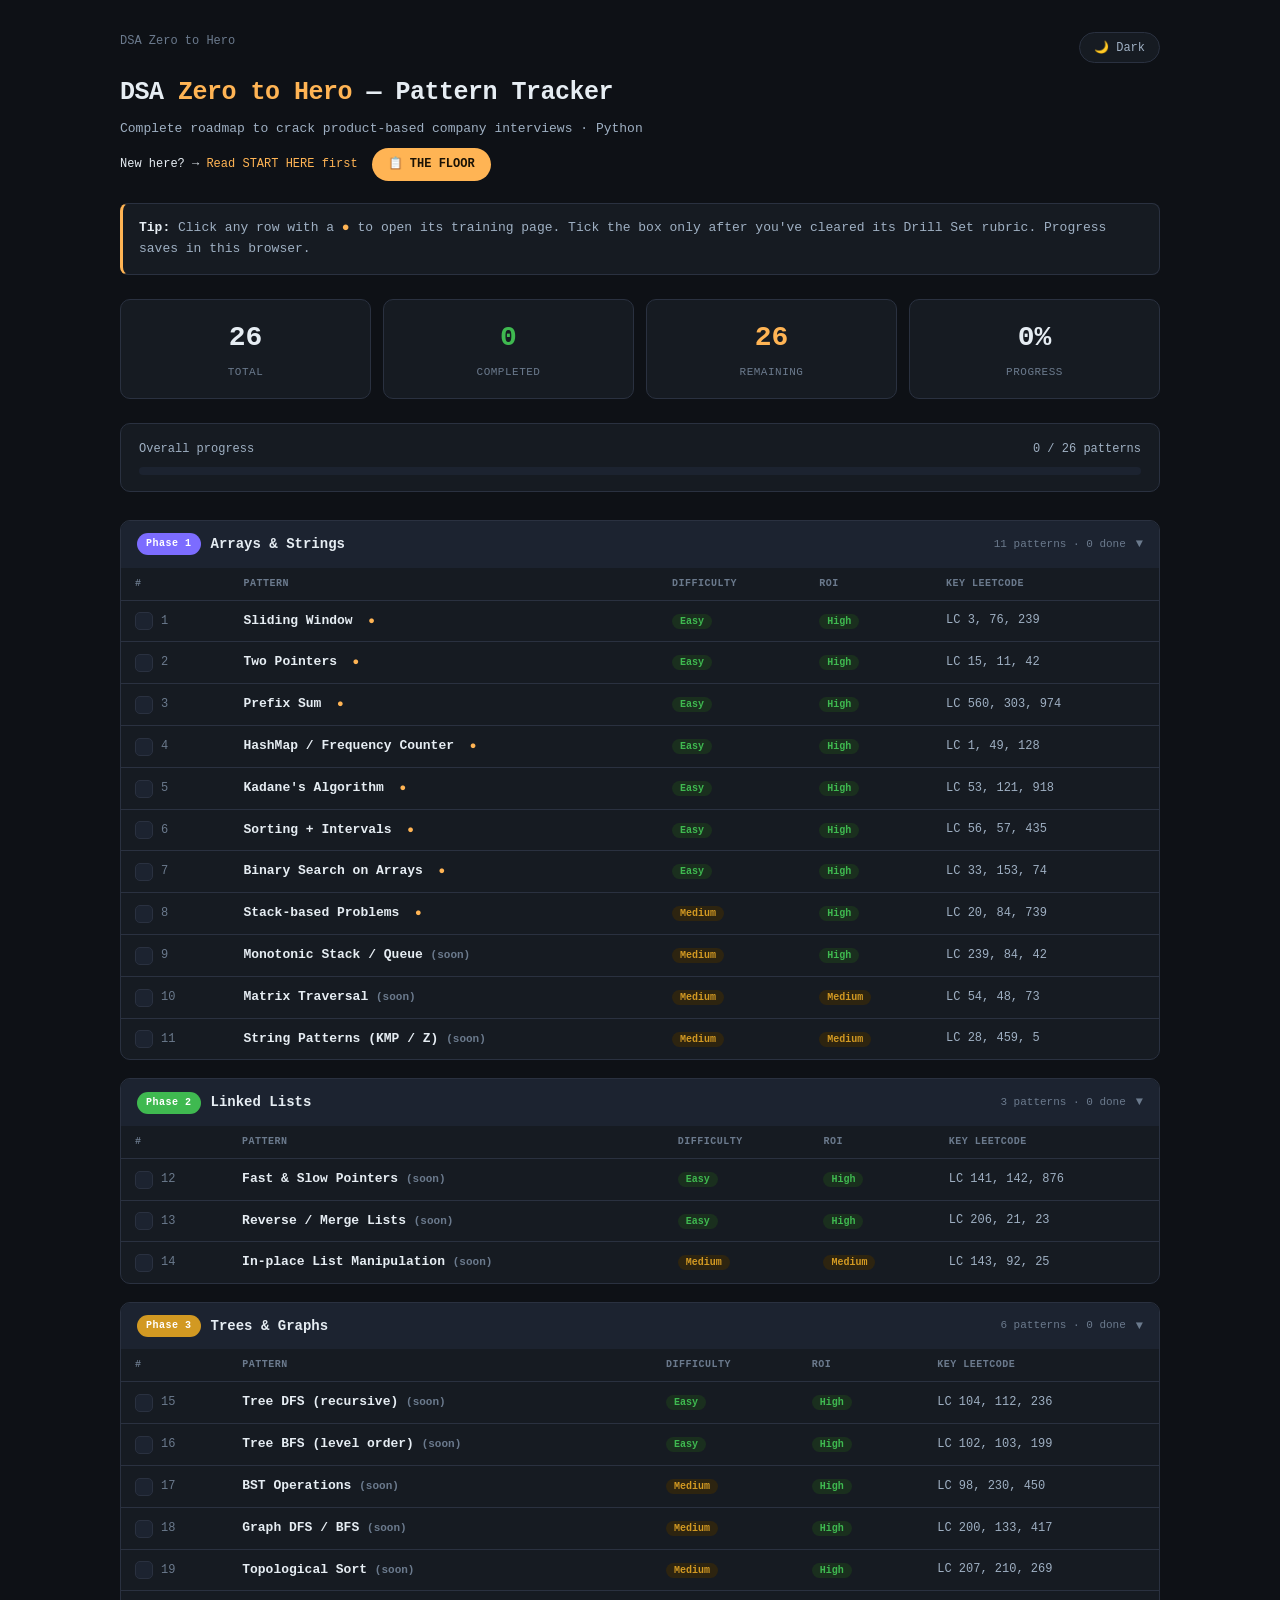
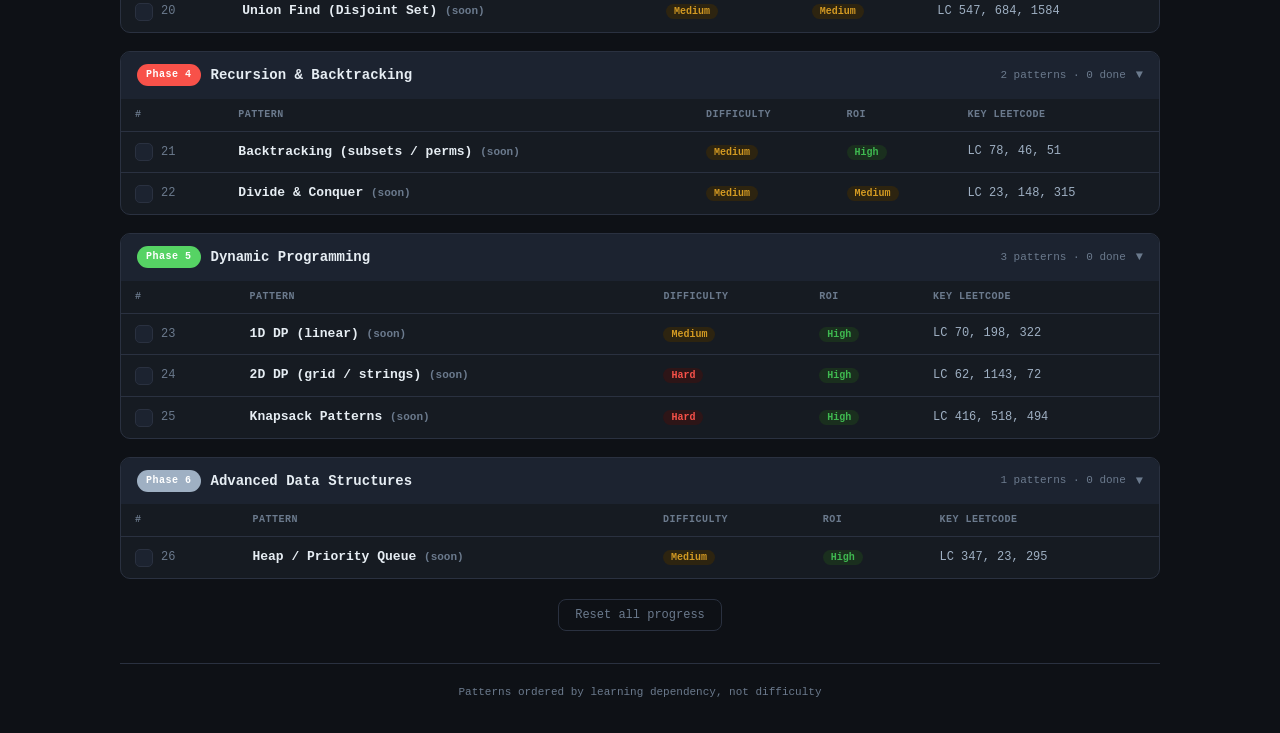
<file: index.html>
<!DOCTYPE html>
<html lang="en" data-theme="dark">
<head>
<meta charset="UTF-8">
<meta name="viewport" content="width=device-width, initial-scale=1.0">
<title>DSA Zero to Hero</title>
<link rel="stylesheet" href="assets/css/theme.css">
</head>
<body>
  <div id="app">
    <div class="locked"><div class="big">⏳</div><h2>Loading…</h2><p>If this stays here, you're opening the file directly. Run the local server instead — see README.md.</p></div>
  </div>

  <!-- order matters: data → app core → router → (patterns load on demand) -->
  <script src="data/patterns.js"></script>
  <script src="assets/js/app.js"></script>
  <script src="assets/js/router.js"></script>
</body>
</html>
</file>
<file: assets/css/theme.css>
/* ============================================================
   DSA Zero to Hero — Shared Theme & Components
   One stylesheet for the whole app. Every pattern uses these.
   ============================================================ */

:root[data-theme="dark"]{
  --bg:#0e1116; --panel:#161b22; --panel-2:#1c2330; --border:#2a3140;
  --text:#e6edf3; --text-2:#9fb0c3; --text-3:#6b7a8d;
  --accent:#ffb454; --green:#3fb950; --purple:#7c6cff;
  --cell:#1c2330; --left:#7c6cff; --right:#3fb950; --win:#1f6feb; --best:#d29922;
  --c-win:#13294b; --c-left:#241f4d; --c-right:#13301c; --c-best:#322611;
  --code-bg:#0a0d12; --kw:#ff7b72; --fn:#d2a8ff; --st:#a5d6ff; --cm:#6b7a8d;
  --easy-b:#1a2f1e; --med-b:#2d2410; --hard-b:#2d1517;
  --easy:#3fb950; --med:#d29922; --hard:#f85149; --done:#7c6cff;
}
:root[data-theme="light"]{
  --bg:#f7f8fa; --panel:#ffffff; --panel-2:#eef1f5; --border:#d8dee6;
  --text:#1c2330; --text-2:#4a5568; --text-3:#8a96a5;
  --accent:#c47d1a; --green:#1a7f37; --purple:#5a4ce0;
  --cell:#eef1f5; --left:#5a4ce0; --right:#1a7f37; --win:#0969da; --best:#9a6700;
  --c-win:#ddf0ff; --c-left:#eae7fc; --c-right:#e6f4ea; --c-best:#fdf3d8;
  --code-bg:#f3f4f7; --kw:#cf222e; --fn:#8250df; --st:#0a3069; --cm:#8a96a5;
  --easy-b:#e6f4ea; --med-b:#fdf3d8; --hard-b:#fce8e8;
  --easy:#1a7f37; --med:#9a6700; --hard:#cf222e; --done:#5a4ce0;
}

*{box-sizing:border-box;margin:0;padding:0}
body{
  font-family:'SF Mono',ui-monospace,'Cascadia Code','Fira Code',Menlo,monospace;
  background:var(--bg);color:var(--text);line-height:1.6;
  padding:32px 20px;max-width:1080px;margin:0 auto;
  transition:background .25s,color .25s;
}

/* ---- Top bar ---- */
.topbar{display:flex;justify-content:space-between;align-items:flex-start;gap:16px;margin-bottom:10px}
.crumb{font-size:12px;color:var(--text-3)}
.crumb a{color:var(--accent);text-decoration:none}
.crumb a:hover{text-decoration:underline}
.theme-btn{font-family:inherit;font-size:12px;padding:7px 14px;border-radius:20px;border:1px solid var(--border);background:var(--panel);color:var(--text-2);cursor:pointer;display:flex;align-items:center;gap:7px;white-space:nowrap}
.theme-btn:hover{border-color:var(--accent);color:var(--accent)}

/* ---- Headings ---- */
h1{font-size:25px;font-weight:700;letter-spacing:-.5px;margin-bottom:6px}
h1 .accent{color:var(--accent)} h1 .pat{color:var(--purple)}
.tagline,.sub{color:var(--text-2);font-size:13px;margin-bottom:8px}
.sec-title{font-size:16px;font-weight:600;margin-bottom:6px}
.sec-desc{font-size:13px;color:var(--text-2);margin-bottom:18px}

/* ---- Pills / badges ---- */
.meta-row{display:flex;gap:8px;flex-wrap:wrap;margin-bottom:24px}
.pill{font-size:11px;padding:4px 11px;border-radius:20px;font-weight:600}
.pill.e{background:var(--easy-b);color:var(--green)}
.pill.tc{background:var(--panel-2);color:var(--text-2)}
.badge{font-size:10px;padding:2px 8px;border-radius:20px;font-weight:600}
.badge.e{background:var(--easy-b);color:var(--easy)}
.badge.m{background:var(--med-b);color:var(--med)}
.badge.h{background:var(--hard-b);color:var(--hard)}
.badge.roi-h{background:var(--easy-b);color:var(--easy)}
.badge.roi-m{background:var(--med-b);color:var(--med)}

/* ---- Cards / summary ---- */
.summary{display:grid;grid-template-columns:repeat(auto-fit,minmax(120px,1fr));gap:12px;margin-bottom:24px}
.card{background:var(--panel);border:1px solid var(--border);border-radius:10px;padding:16px;text-align:center}
.card .val{font-size:28px;font-weight:700}
.card .lbl{font-size:11px;color:var(--text-3);margin-top:4px;text-transform:uppercase;letter-spacing:.5px}
.note{background:var(--panel);border:1px solid var(--border);border-left:3px solid var(--accent);border-radius:8px;padding:14px 16px;font-size:13px;color:var(--text-2);margin-bottom:24px}
.note b{color:var(--text)}

/* ---- Progress bar ---- */
.pbar-wrap{background:var(--panel);border:1px solid var(--border);border-radius:10px;padding:16px 18px;margin-bottom:28px}
.pbar-top{display:flex;justify-content:space-between;font-size:12px;color:var(--text-2);margin-bottom:8px}
.pbar{height:8px;background:var(--panel-2);border-radius:4px;overflow:hidden}
.pfill{height:100%;background:linear-gradient(90deg,var(--green),#56d364);border-radius:4px;transition:width .4s}

/* ---- Phase blocks (tracker) ---- */
.phase{margin-bottom:18px;border:1px solid var(--border);border-radius:10px;overflow:hidden;background:var(--panel)}
.ph-head{display:flex;align-items:center;gap:10px;padding:12px 16px;background:var(--panel-2);cursor:pointer;user-select:none}
.ph-head:hover{opacity:.92}
.ph-badge{font-size:10px;font-weight:700;padding:3px 9px;border-radius:20px;background:var(--done);color:#fff;letter-spacing:.5px}
.ph-title{font-size:14px;font-weight:600;flex:1}
.ph-meta{font-size:11px;color:var(--text-3)}
.ph-arrow{color:var(--text-3);transition:transform .2s;font-size:12px}
.phase.collapsed .ph-arrow{transform:rotate(-90deg)}
.phase.collapsed table{display:none}

/* ---- Tables ---- */
table{width:100%;border-collapse:collapse}
th{font-size:10px;font-weight:600;color:var(--text-3);text-align:left;padding:8px 14px;border-bottom:1px solid var(--border);text-transform:uppercase;letter-spacing:.5px}
td{font-size:13px;padding:10px 14px;border-bottom:1px solid var(--border);vertical-align:middle}
tr:last-child td{border-bottom:none}
tr:hover td{background:var(--panel-2)}
tr.done td{color:var(--text-3)}
tr.done .pname{text-decoration:line-through;opacity:.65}
.pname{font-weight:600}
.lc{font-size:12px;color:var(--text-2)}
.num{color:var(--text-3);font-size:12px;margin-left:8px}
.row-link{cursor:pointer}
.row-link:hover .pname{color:var(--accent)}

/* ---- Checkboxes ---- */
.chk{width:18px;height:18px;border:1.5px solid var(--border);border-radius:5px;display:inline-flex;align-items:center;justify-content:center;cursor:pointer;font-size:11px;color:transparent;transition:all .15s;background:var(--panel-2)}
.chk.on{background:var(--green);border-color:var(--green);color:#fff}

/* ---- Tabs ---- */
.tabs{display:flex;gap:6px;flex-wrap:wrap;margin-bottom:22px;border-bottom:1px solid var(--border)}
.tab{padding:9px 15px;font-family:inherit;font-size:13px;background:transparent;border:none;color:var(--text-3);cursor:pointer;border-bottom:2px solid transparent;margin-bottom:-1px}
.tab.active{color:var(--accent);border-bottom-color:var(--accent)}
.tab:hover{color:var(--text)}
.panel{display:none}.panel.active{display:block}

/* ---- Visualizer ---- */
.legend{display:flex;gap:14px;flex-wrap:wrap;font-size:12px;color:var(--text-2);margin-bottom:16px}
.lg{display:flex;align-items:center;gap:6px}
.sw{width:13px;height:13px;border-radius:3px;display:inline-block}
.arr{display:flex;gap:5px;margin:18px 0}
.cell{flex:1;min-width:32px;height:50px;background:var(--cell);border:1px solid var(--border);border-radius:7px;display:flex;flex-direction:column;align-items:center;justify-content:center;font-size:14px;font-weight:600;transition:all .25s}
.cell .ix{font-size:10px;color:var(--text-3);font-weight:400}
.cell.win{background:var(--c-win);border-color:var(--win)}
.cell.left{background:var(--c-left);border-color:var(--left)}
.cell.right{background:var(--c-right);border-color:var(--right)}
.cell.best{background:var(--c-best);border-color:var(--best)}
.info{font-size:13px;color:var(--text-2);background:var(--panel);border:1px solid var(--border);border-radius:8px;padding:12px 14px;min-height:46px;margin-bottom:14px}
.info b{color:var(--text)}
.stats{display:grid;grid-template-columns:repeat(auto-fit,minmax(110px,1fr));gap:10px;margin-bottom:16px}
.stat{background:var(--panel);border:1px solid var(--border);border-radius:8px;padding:11px 13px}
.stat .l{font-size:11px;color:var(--text-3);margin-bottom:3px}
.stat .v{font-size:19px;font-weight:700}
.ctrls{display:flex;gap:10px;flex-wrap:wrap;margin-bottom:20px}
button.act{font-family:inherit;font-size:13px;padding:9px 18px;border-radius:8px;border:1px solid var(--border);background:var(--panel-2);color:var(--text);cursor:pointer}
button.act:hover{border-color:var(--accent);color:var(--accent)}
button.act.primary{background:var(--accent);color:#1a1205;border-color:var(--accent);font-weight:600}

/* ---- Code blocks ---- */
pre{background:var(--code-bg);border:1px solid var(--border);border-radius:8px;padding:16px;overflow-x:auto;font-size:12.5px;line-height:1.7;margin-bottom:16px}
.kw{color:var(--kw)}.fn{color:var(--fn)}.st{color:var(--st)}.cm{color:var(--cm)}

/* ---- Tips / key points ---- */
.tip{background:var(--panel);border:1px solid var(--border);border-left:3px solid var(--accent);border-radius:8px;padding:13px 15px;font-size:13px;color:var(--text-2);margin-bottom:16px}
.tip b{color:var(--text)}
.keypts{list-style:none}
.keypts li{font-size:13px;color:var(--text-2);padding:9px 0 9px 22px;border-bottom:1px solid var(--border);position:relative}
.keypts li:before{content:"▸";position:absolute;left:4px;color:var(--accent)}
.keypts li:last-child{border-bottom:none}
.keypts b{color:var(--text)}

/* ---- Drill set ---- */
.drill-grp{margin-bottom:22px}
.drill-grp h3{font-size:13px;font-weight:700;margin-bottom:10px;display:flex;align-items:center;gap:8px}
.lvl{font-size:10px;padding:2px 9px;border-radius:20px;font-weight:700}
.lvl.easy{background:var(--easy-b);color:var(--green)}
.lvl.med{background:var(--med-b);color:var(--accent)}
.lvl.hard{background:var(--hard-b);color:var(--hard)}
.prob{display:flex;align-items:center;gap:12px;background:var(--panel);border:1px solid var(--border);border-radius:8px;padding:11px 14px;margin-bottom:8px}
.prob .pchk{width:17px;height:17px;border:1.5px solid var(--border);border-radius:5px;display:inline-flex;align-items:center;justify-content:center;font-size:10px;color:transparent;cursor:pointer;background:var(--panel-2);flex-shrink:0}
.prob .pchk.on{background:var(--green);border-color:var(--green);color:#fff}
.prob .pinfo{flex:1}
.prob .pname{font-size:13px;font-weight:600}
.prob .pmeta{font-size:11px;color:var(--text-3)}
.prob.checked .pname{text-decoration:line-through;opacity:.6}
.rubric{background:var(--panel);border:1px solid var(--border);border-left:3px solid var(--green);border-radius:8px;padding:15px 17px;margin-top:8px}
.rubric h3{font-size:13px;font-weight:700;margin-bottom:10px}
.rubric ul{list-style:none;padding:0;margin:0}
.rubric li{font-size:12.5px;color:var(--text-2);padding:7px 0 7px 24px;position:relative;border-bottom:1px dashed var(--border)}
.rubric li:last-child{border-bottom:none}
.rubric li:before{content:"☐";position:absolute;left:4px;color:var(--green);font-size:13px}
.rubric b{color:var(--text)}
.rubric .verdict{font-size:12.5px;color:var(--text-2);margin-top:12px;padding-top:12px;border-top:1px solid var(--border)}

/* ---- Misc ---- */
.nav-help{font-size:12px;margin-bottom:22px}
.nav-help a{color:var(--accent);text-decoration:none}
.reset{margin-top:20px;text-align:center}
.reset button{background:transparent;border:1px solid var(--border);color:var(--text-3);font-family:inherit;font-size:12px;padding:8px 16px;border-radius:8px;cursor:pointer}
.reset button:hover{border-color:var(--hard);color:var(--hard)}
footer{text-align:center;color:var(--text-3);font-size:11px;margin-top:32px;padding-top:20px;border-top:1px solid var(--border)}
.locked{text-align:center;padding:60px 20px;color:var(--text-3)}
.locked .big{font-size:40px;margin-bottom:14px}
.locked h2{font-size:18px;color:var(--text);margin-bottom:8px}
.locked p{font-size:13px;max-width:440px;margin:0 auto 8px}
.locked code{background:var(--panel-2);padding:2px 7px;border-radius:5px;color:var(--accent)}
</file>
